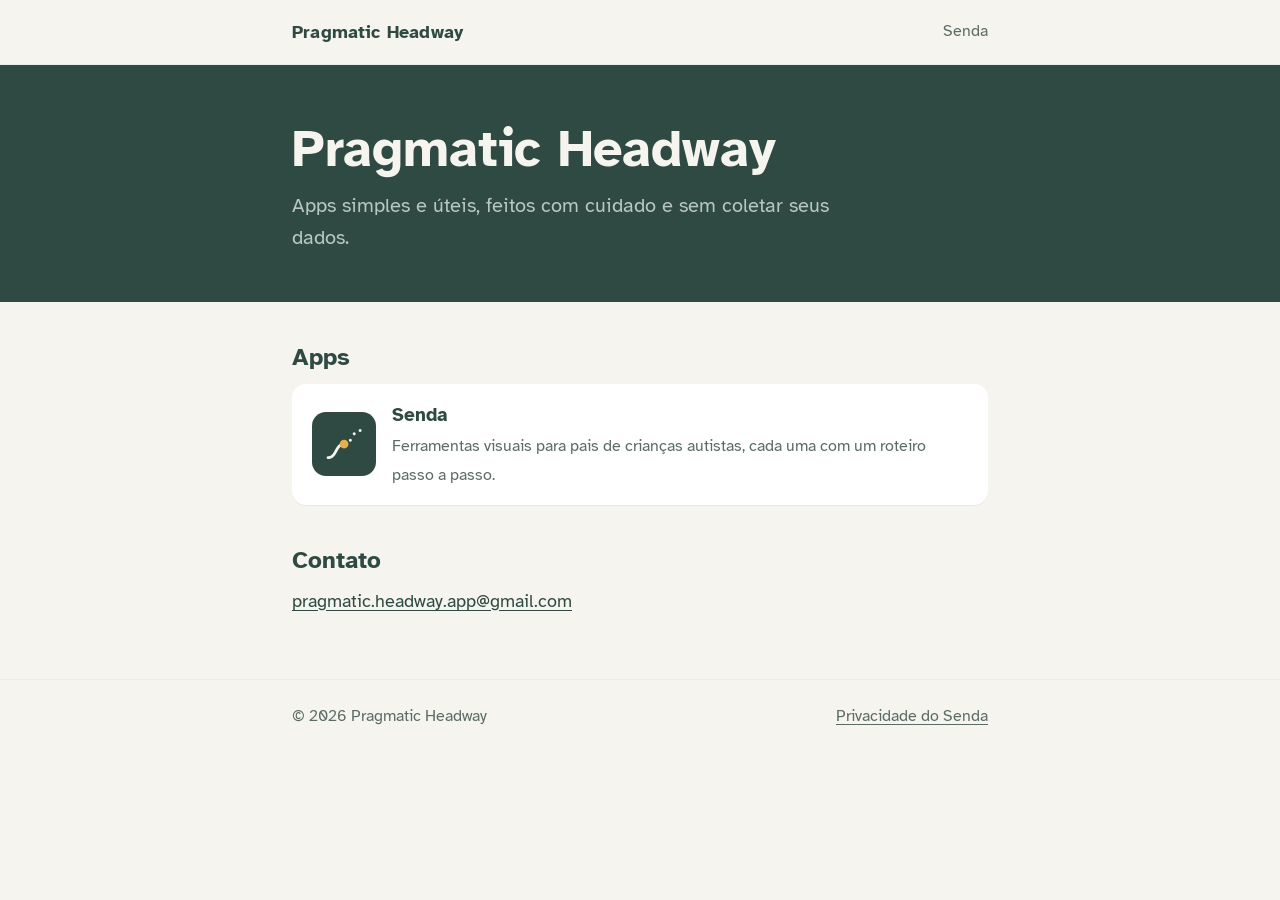
<file: index.html>
<!doctype html>
<html lang="pt-BR">
<head>
  <meta charset="utf-8">
  <meta name="viewport" content="width=device-width, initial-scale=1">
  <title>Pragmatic Headway</title>
  <meta name="description" content="Pragmatic Headway desenvolve apps. Conheça o Senda, ferramentas visuais para pais de crianças autistas.">
  <link rel="icon" href="senda/imagens/icone.png">
  <link rel="stylesheet" href="recursos/estilo.css">
</head>
<body>
  <header class="topo">
    <div class="conteiner">
      <a class="marca" href="./" aria-current="page">Pragmatic Headway</a>
      <nav aria-label="Principal">
        <a href="senda/">Senda</a>
      </nav>
    </div>
  </header>

  <section class="abertura">
    <div class="conteiner">
      <h1>Pragmatic Headway</h1>
      <p>Apps simples e úteis, feitos com cuidado e sem coletar seus dados.</p>
    </div>
  </section>

  <main class="conteiner">
    <h2>Apps</h2>
    <a class="cartao" href="senda/">
      <img src="senda/imagens/icone.png" alt="">
      <div>
        <strong>Senda</strong>
        <span>Ferramentas visuais para pais de crianças autistas, cada uma com um roteiro passo a passo.</span>
      </div>
    </a>

    <h2>Contato</h2>
    <p><a href="mailto:pragmatic.headway.app@gmail.com">pragmatic.headway.app@gmail.com</a></p>
  </main>

  <footer class="rodape">
    <div class="conteiner">
      <span>© 2026 Pragmatic Headway</span>
      <a href="senda/privacidade/">Privacidade do Senda</a>
    </div>
  </footer>
</body>
</html>
</file>
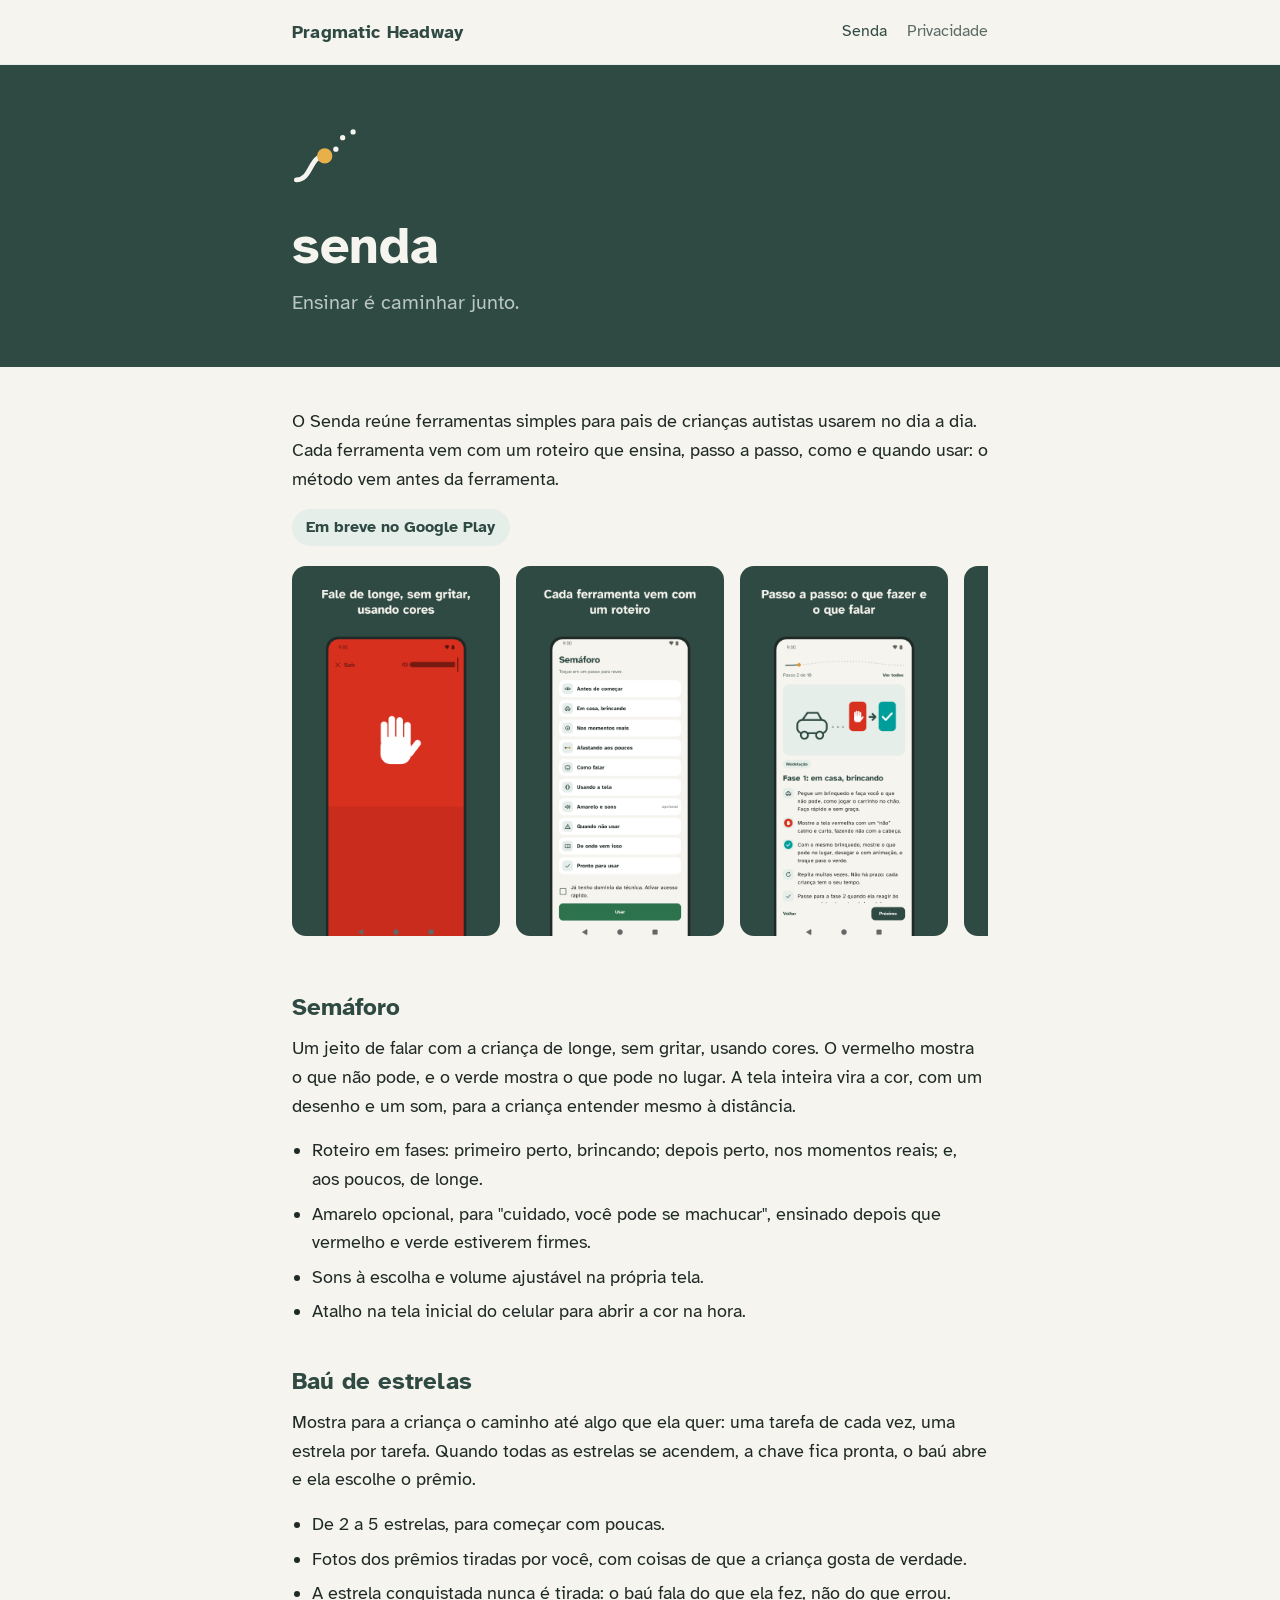
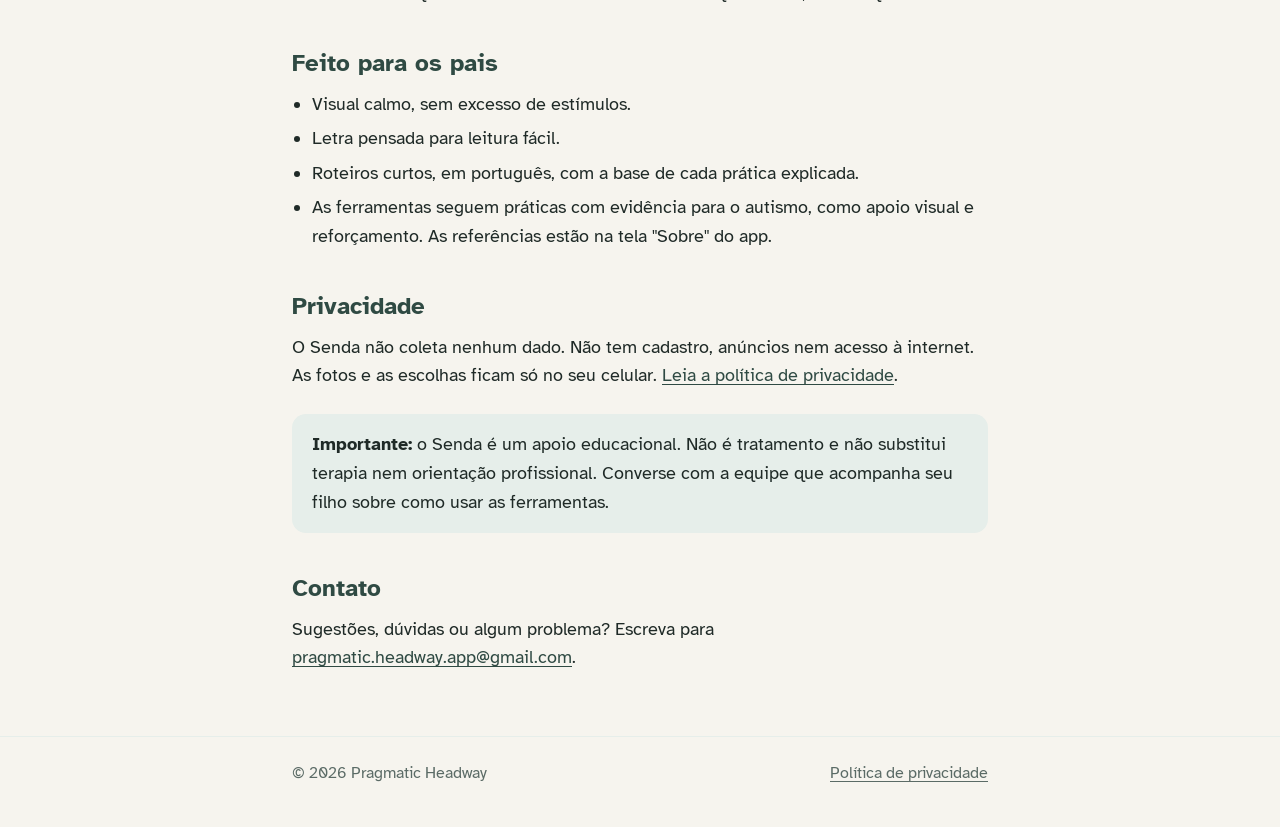
<file: senda/index.html>
<!doctype html>
<html lang="pt-BR">
<head>
  <meta charset="utf-8">
  <meta name="viewport" content="width=device-width, initial-scale=1">
  <title>Senda: Ensinar é caminhar junto</title>
  <meta name="description" content="Ferramentas visuais para pais de crianças autistas, cada uma com um roteiro passo a passo. Gratuito, sem anúncios e sem coleta de dados.">
  <link rel="icon" href="imagens/icone.png">
  <link rel="stylesheet" href="../recursos/estilo.css">
</head>
<body>
  <header class="topo">
    <div class="conteiner">
      <a class="marca" href="../">Pragmatic Headway</a>
      <nav aria-label="Principal">
        <a href="./" aria-current="page">Senda</a>
        <a href="privacidade/">Privacidade</a>
      </nav>
    </div>
  </header>

  <section class="abertura">
    <div class="conteiner">
      <img class="simbolo" src="imagens/simbolo.svg" alt="">
      <h1>senda</h1>
      <p>Ensinar é caminhar junto.</p>
    </div>
  </section>

  <main class="conteiner">
    <p>O Senda reúne ferramentas simples para pais de crianças autistas usarem no dia a dia. Cada ferramenta vem com um roteiro que ensina, passo a passo, como e quando usar: o método vem antes da ferramenta.</p>
    <p><span class="selo">Em breve no Google Play</span></p>

    <div class="capturas" role="list" aria-label="Telas do app">
      <img role="listitem" src="imagens/captura-1.png" alt="Semáforo: a tela inteira vermelha, com uma mão aberta, para falar de longe sem gritar." loading="lazy">
      <img role="listitem" src="imagens/captura-2.png" alt="Lista de passos do roteiro do Semáforo." loading="lazy">
      <img role="listitem" src="imagens/captura-3.png" alt="Um passo do roteiro, com ilustração e o que fazer e falar." loading="lazy">
      <img role="listitem" src="imagens/captura-4.png" alt="Baú de estrelas: duas de três estrelas acesas e a chave se formando." loading="lazy">
      <img role="listitem" src="imagens/captura-5.png" alt="O baú aberto, com dois prêmios para a criança escolher." loading="lazy">
      <img role="listitem" src="imagens/captura-6.png" alt="Preparação do baú, com as fotos dos prêmios e o número de estrelas." loading="lazy">
    </div>

    <h2>Semáforo</h2>
    <p>Um jeito de falar com a criança de longe, sem gritar, usando cores. O vermelho mostra o que não pode, e o verde mostra o que pode no lugar. A tela inteira vira a cor, com um desenho e um som, para a criança entender mesmo à distância.</p>
    <ul>
      <li>Roteiro em fases: primeiro perto, brincando; depois perto, nos momentos reais; e, aos poucos, de longe.</li>
      <li>Amarelo opcional, para "cuidado, você pode se machucar", ensinado depois que vermelho e verde estiverem firmes.</li>
      <li>Sons à escolha e volume ajustável na própria tela.</li>
      <li>Atalho na tela inicial do celular para abrir a cor na hora.</li>
    </ul>

    <h2>Baú de estrelas</h2>
    <p>Mostra para a criança o caminho até algo que ela quer: uma tarefa de cada vez, uma estrela por tarefa. Quando todas as estrelas se acendem, a chave fica pronta, o baú abre e ela escolhe o prêmio.</p>
    <ul>
      <li>De 2 a 5 estrelas, para começar com poucas.</li>
      <li>Fotos dos prêmios tiradas por você, com coisas de que a criança gosta de verdade.</li>
      <li>A estrela conquistada nunca é tirada: o baú fala do que ela fez, não do que errou.</li>
    </ul>

    <h2>Feito para os pais</h2>
    <ul>
      <li>Visual calmo, sem excesso de estímulos.</li>
      <li>Letra pensada para leitura fácil.</li>
      <li>Roteiros curtos, em português, com a base de cada prática explicada.</li>
      <li>As ferramentas seguem práticas com evidência para o autismo, como apoio visual e reforçamento. As referências estão na tela "Sobre" do app.</li>
    </ul>

    <h2>Privacidade</h2>
    <p>O Senda não coleta nenhum dado. Não tem cadastro, anúncios nem acesso à internet. As fotos e as escolhas ficam só no seu celular. <a href="privacidade/">Leia a política de privacidade</a>.</p>

    <div class="aviso">
      <p><strong>Importante:</strong> o Senda é um apoio educacional. Não é tratamento e não substitui terapia nem orientação profissional. Converse com a equipe que acompanha seu filho sobre como usar as ferramentas.</p>
    </div>

    <h2>Contato</h2>
    <p>Sugestões, dúvidas ou algum problema? Escreva para <a href="mailto:pragmatic.headway.app@gmail.com">pragmatic.headway.app@gmail.com</a>.</p>
  </main>

  <footer class="rodape">
    <div class="conteiner">
      <span>© 2026 Pragmatic Headway</span>
      <a href="privacidade/">Política de privacidade</a>
    </div>
  </footer>
</body>
</html>
</file>
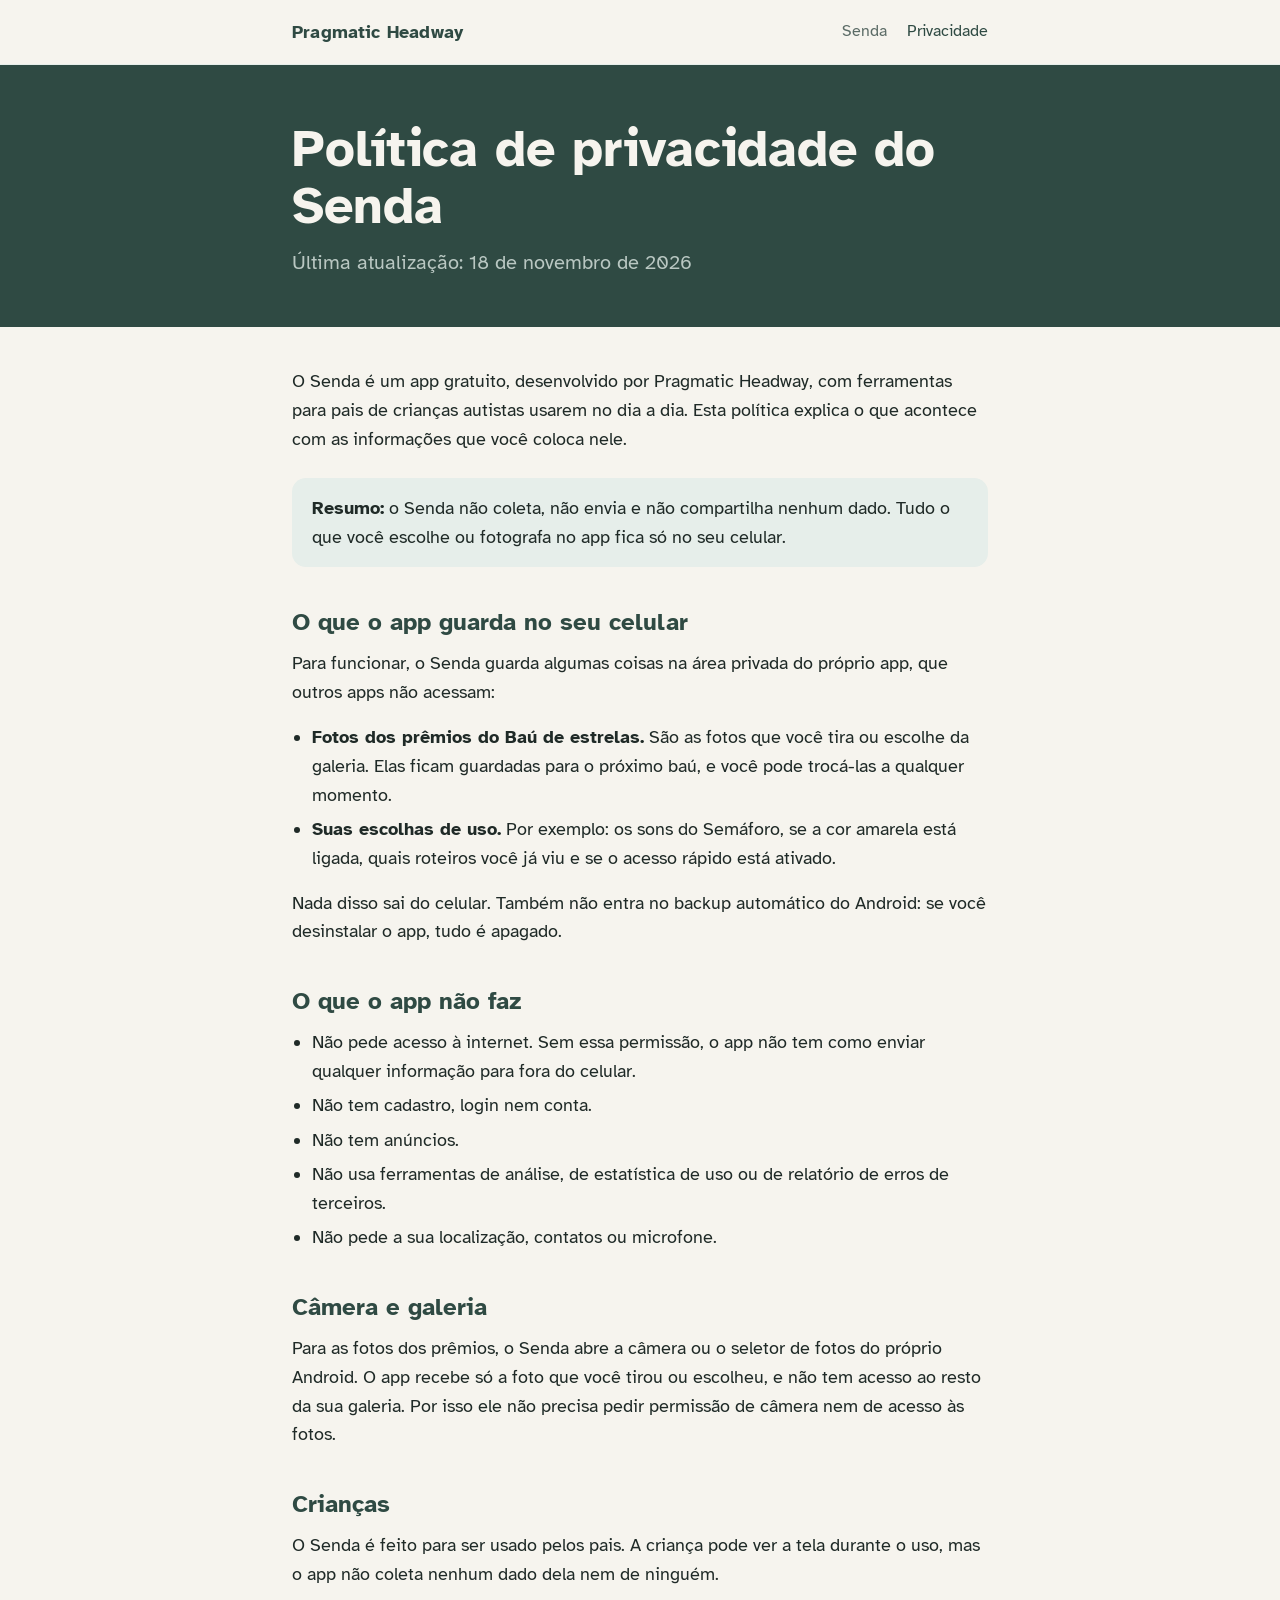
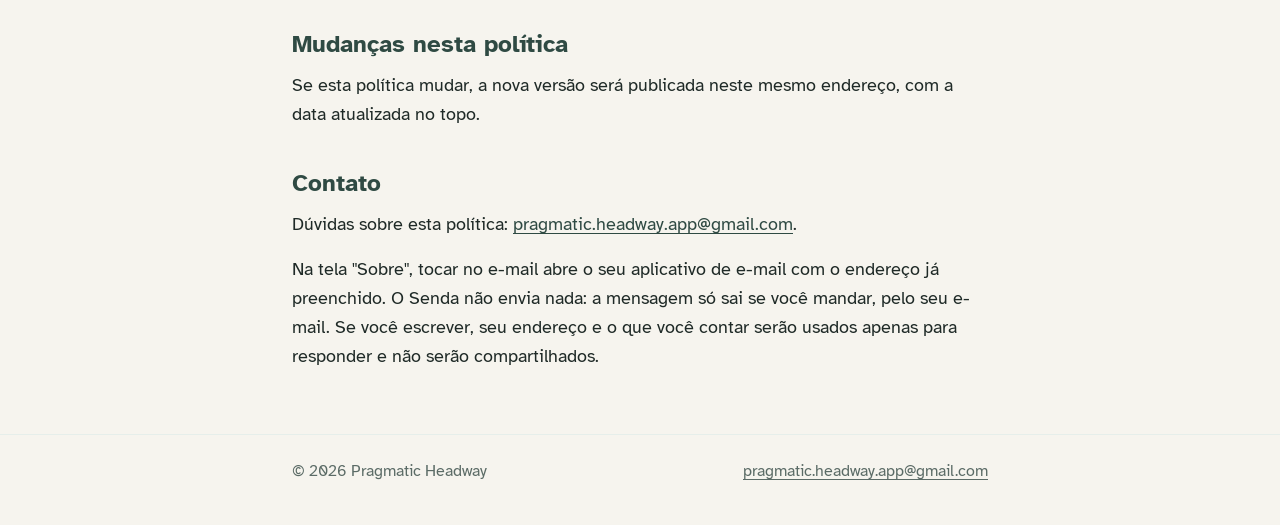
<file: senda/privacidade/index.html>
<!doctype html>
<html lang="pt-BR">
<head>
  <meta charset="utf-8">
  <meta name="viewport" content="width=device-width, initial-scale=1">
  <title>Política de privacidade do Senda</title>
  <meta name="description" content="O Senda não coleta, não envia e não compartilha nenhum dado. Tudo fica só no seu celular.">
  <link rel="icon" href="../imagens/icone.png">
  <link rel="stylesheet" href="../../recursos/estilo.css">
</head>
<body>
  <header class="topo">
    <div class="conteiner">
      <a class="marca" href="../../">Pragmatic Headway</a>
      <nav aria-label="Principal">
        <a href="../">Senda</a>
        <a href="./" aria-current="page">Privacidade</a>
      </nav>
    </div>
  </header>

  <section class="abertura">
    <div class="conteiner">
      <h1>Política de privacidade do Senda</h1>
      <p>Última atualização: 18 de novembro de 2026</p>
    </div>
  </section>

  <main class="conteiner">
    <p>O Senda é um app gratuito, desenvolvido por Pragmatic Headway, com ferramentas para pais de crianças autistas usarem no dia a dia. Esta política explica o que acontece com as informações que você coloca nele.</p>

    <div class="aviso">
      <p><strong>Resumo:</strong> o Senda não coleta, não envia e não compartilha nenhum dado. Tudo o que você escolhe ou fotografa no app fica só no seu celular.</p>
    </div>

    <h2>O que o app guarda no seu celular</h2>
    <p>Para funcionar, o Senda guarda algumas coisas na área privada do próprio app, que outros apps não acessam:</p>
    <ul>
      <li><strong>Fotos dos prêmios do Baú de estrelas.</strong> São as fotos que você tira ou escolhe da galeria. Elas ficam guardadas para o próximo baú, e você pode trocá-las a qualquer momento.</li>
      <li><strong>Suas escolhas de uso.</strong> Por exemplo: os sons do Semáforo, se a cor amarela está ligada, quais roteiros você já viu e se o acesso rápido está ativado.</li>
    </ul>
    <p>Nada disso sai do celular. Também não entra no backup automático do Android: se você desinstalar o app, tudo é apagado.</p>

    <h2>O que o app não faz</h2>
    <ul>
      <li>Não pede acesso à internet. Sem essa permissão, o app não tem como enviar qualquer informação para fora do celular.</li>
      <li>Não tem cadastro, login nem conta.</li>
      <li>Não tem anúncios.</li>
      <li>Não usa ferramentas de análise, de estatística de uso ou de relatório de erros de terceiros.</li>
      <li>Não pede a sua localização, contatos ou microfone.</li>
    </ul>

    <h2>Câmera e galeria</h2>
    <p>Para as fotos dos prêmios, o Senda abre a câmera ou o seletor de fotos do próprio Android. O app recebe só a foto que você tirou ou escolheu, e não tem acesso ao resto da sua galeria. Por isso ele não precisa pedir permissão de câmera nem de acesso às fotos.</p>

    <h2>Crianças</h2>
    <p>O Senda é feito para ser usado pelos pais. A criança pode ver a tela durante o uso, mas o app não coleta nenhum dado dela nem de ninguém.</p>

    <h2>Mudanças nesta política</h2>
    <p>Se esta política mudar, a nova versão será publicada neste mesmo endereço, com a data atualizada no topo.</p>

    <h2>Contato</h2>
    <p>Dúvidas sobre esta política: <a href="mailto:pragmatic.headway.app@gmail.com">pragmatic.headway.app@gmail.com</a>.</p>
    <p>Na tela "Sobre", tocar no e-mail abre o seu aplicativo de e-mail com o endereço já preenchido. O Senda não envia nada: a mensagem só sai se você mandar, pelo seu e-mail. Se você escrever, seu endereço e o que você contar serão usados apenas para responder e não serão compartilhados.</p>
  </main>

  <footer class="rodape">
    <div class="conteiner">
      <span>© 2026 Pragmatic Headway</span>
      <a href="mailto:pragmatic.headway.app@gmail.com">pragmatic.headway.app@gmail.com</a>
    </div>
  </footer>
</body>
</html>
</file>
<file: recursos/estilo.css>
/* Pragmatic Headway: estilo único para todas as páginas. Cores e fonte do Senda. */

@font-face {
  font-family: "Atkinson Hyperlegible";
  src: url("fontes/atkinson_regular.ttf") format("truetype");
  font-weight: 400;
  font-display: swap;
}
@font-face {
  font-family: "Atkinson Hyperlegible";
  src: url("fontes/atkinson_bold.ttf") format("truetype");
  font-weight: 700;
  font-display: swap;
}

:root {
  --mata: #2F4A43;
  --areia: #F6F4EE;
  --musgo: #E6EEEA;
  --musgo-escuro: #B9C7C2;
  --mel: #E8B04A;
  --texto: #1F2A27;
  --texto-2: #5B6B66;
  --branco: #FFFFFF;
  --largura: 46rem;
}

* { box-sizing: border-box; }

html { -webkit-text-size-adjust: 100%; }

body {
  margin: 0;
  background: var(--areia);
  color: var(--texto);
  font-family: "Atkinson Hyperlegible", system-ui, sans-serif;
  font-size: 1.125rem;
  line-height: 1.6;
}

a { color: var(--mata); text-underline-offset: 0.18em; }
a:hover { text-decoration-thickness: 2px; }
a:focus-visible { outline: 3px solid var(--mel); outline-offset: 3px; border-radius: 4px; }

.conteiner { max-width: var(--largura); margin: 0 auto; padding: 0 1.25rem; }

/* Cabeçalho */
.topo { border-bottom: 1px solid var(--musgo); background: var(--areia); }
.topo .conteiner { display: flex; align-items: center; justify-content: space-between; gap: 1rem; min-height: 4rem; }
.marca { font-weight: 700; color: var(--mata); text-decoration: none; letter-spacing: 0.01em; }
.topo nav { display: flex; gap: 1.25rem; font-size: 1rem; }
.topo nav a { text-decoration: none; color: var(--texto-2); }
.topo nav a:hover, .topo nav a[aria-current="page"] { color: var(--mata); }

/* Faixa de abertura */
.abertura { background: var(--mata); color: var(--areia); padding: 3.5rem 0 3rem; }
.abertura h1 { margin: 0; font-size: clamp(2.25rem, 7vw, 3.25rem); line-height: 1.1; }
.abertura p { margin: 0.75rem 0 0; color: var(--musgo-escuro); font-size: 1.25rem; max-width: 34rem; }
.abertura .simbolo { width: 4.5rem; height: 4.5rem; margin-bottom: 1rem; }

main.conteiner { padding-top: 2.5rem; padding-bottom: 3rem; }
main h2 { color: var(--mata); font-size: 1.5rem; margin: 2.5rem 0 0.75rem; line-height: 1.25; }
main h2:first-child { margin-top: 0; }
main h3 { color: var(--mata); font-size: 1.15rem; margin: 1.5rem 0 0.25rem; }
main p, main ul { margin: 0 0 1rem; }
main ul { padding-left: 1.25rem; }
main li { margin-bottom: 0.35rem; }

.discreto { color: var(--texto-2); font-size: 1rem; }

/* Cartões */
.cartao {
  display: flex; gap: 1rem; align-items: center;
  background: var(--branco); border-radius: 14px; padding: 1rem 1.25rem;
  text-decoration: none; color: inherit;
  box-shadow: 0 1px 0 rgba(31, 42, 39, 0.06);
}
a.cartao:hover { box-shadow: 0 0 0 2px var(--musgo-escuro); }
.cartao img { width: 4rem; height: 4rem; border-radius: 22%; flex: none; }
.cartao strong { display: block; font-size: 1.2rem; color: var(--mata); }
.cartao span { color: var(--texto-2); font-size: 1rem; }

.aviso {
  background: var(--musgo); border-radius: 14px; padding: 1rem 1.25rem; margin: 1.5rem 0;
}
.aviso p:last-child { margin-bottom: 0; }

.selo {
  display: inline-block; background: var(--musgo); color: var(--mata);
  border-radius: 999px; padding: 0.35rem 0.9rem; font-weight: 700; font-size: 1rem;
}

/* Capturas de tela: rolagem lateral no celular, sem rolar a página inteira. */
.capturas {
  display: flex; gap: 1rem; overflow-x: auto; padding: 0.25rem 0 1rem;
  scroll-snap-type: x mandatory; -webkit-overflow-scrolling: touch;
}
.capturas img {
  width: 13rem; height: auto; border-radius: 14px; flex: none; scroll-snap-align: start;
}

/* Rodapé */
.rodape { border-top: 1px solid var(--musgo); padding: 1.5rem 0 2.5rem; font-size: 1rem; color: var(--texto-2); }
.rodape .conteiner { display: flex; flex-wrap: wrap; gap: 0.5rem 1.5rem; justify-content: space-between; }
.rodape a { color: var(--texto-2); }

@media (max-width: 30rem) {
  body { font-size: 1.0625rem; }
  .topo nav { gap: 1rem; }
  .abertura { padding: 2.5rem 0 2.25rem; }
  .capturas img { width: 11rem; }
}
</file>
